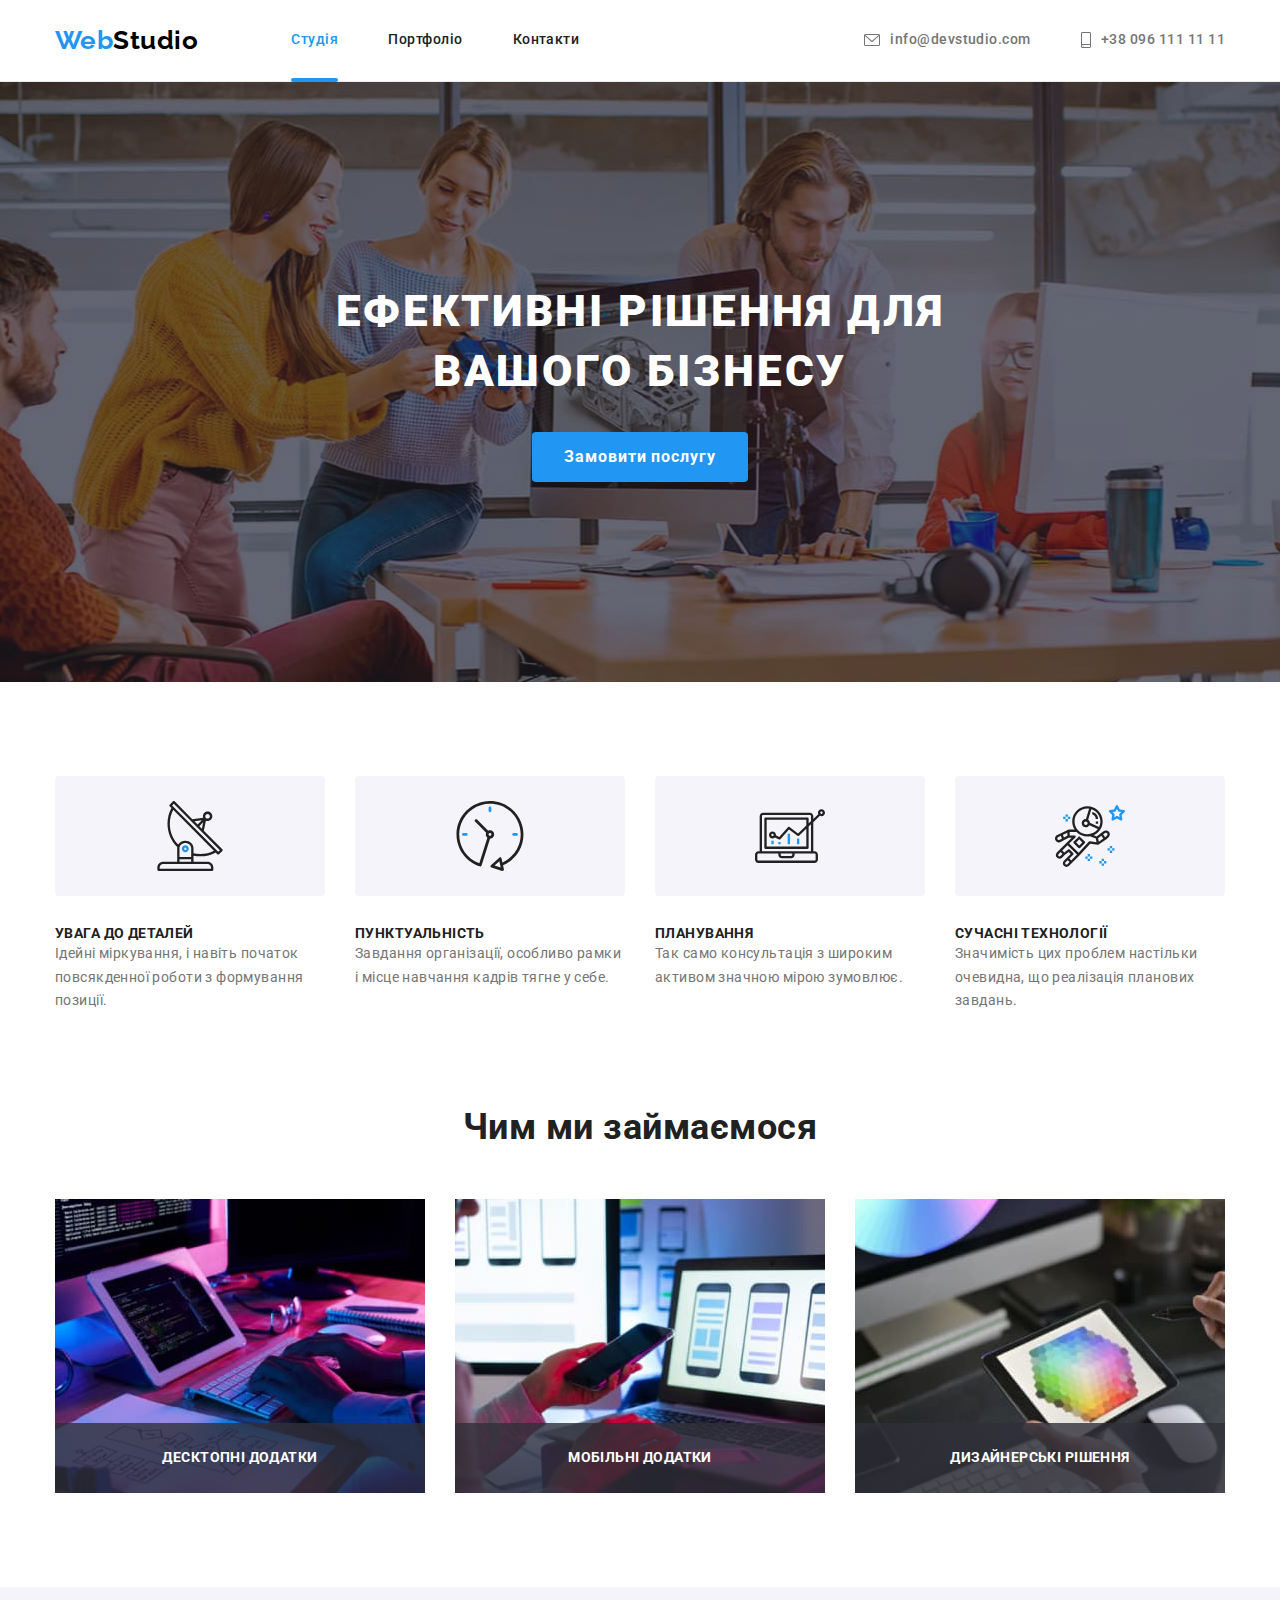
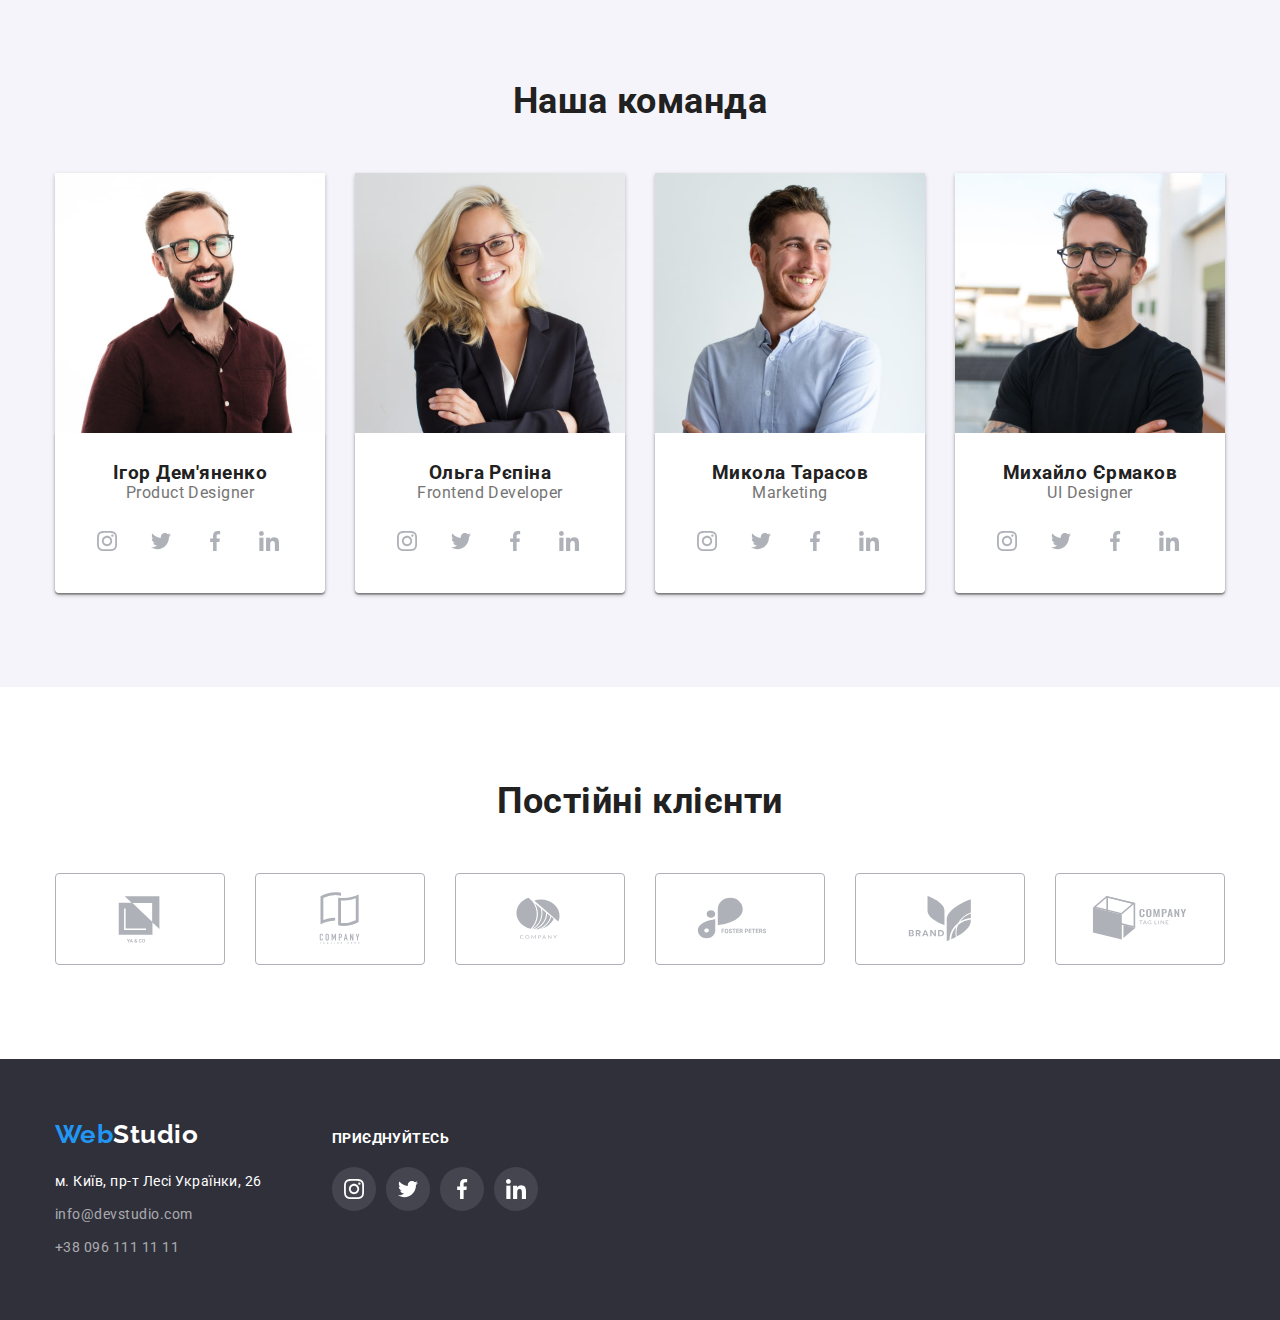
<file: index.html>
<!DOCTYPE html>
<html lang="uk">
  <head>
    <meta charset="UTF-8" />
    <meta http-equiv="X-UA-Compatible" content="IE=edge" />
    <meta name="viewport" content="width=device-width, initial-scale=1.0" />
    <title>Document</title>
    <link rel="preconnect" href="https://fonts.googleapis.com" />
    <link rel="preconnect" href="https://fonts.gstatic.com" crossorigin />
    <link
      href="https://fonts.googleapis.com/css2?family=Raleway:wght@700&family=Roboto:wght@400;500;700;900&display=swap"
      rel="stylesheet"
    />
    <link
      rel="stylesheet"
      href="https://cdnjs.cloudflare.com/ajax/libs/modern-normalize/1.1.0/modern-normalize.min.css"
    />
    <link rel="stylesheet" href="./css/styles.css" />
  </head>
  <body>
    <header class="header">
      <div class="container contener-heaher">
        <nav class="nav-heder flex-box">
          <a href="./index.html" class="logo"
            ><span class="first-logo">Web</span>Studio</a
          >
          <ul class="site-nav list">
            <li class="flex-element">
              <a href="./index.html" class="link-current nav-link">Студія</a>
            </li>
            <li class="flex-element">
              <a href="./portfolio.html" class="link nav-link">Портфоліо</a>
            </li>
            <li class="flex-element">
              <a href="#" class="link nav-link">Контакти</a>
            </li>
          </ul>
        </nav>
        <ul class="contacts list">
          <li class="flex-element">
            <a href="mailto:info@devstudio.com" class="link contact-link">
              <svg width="16" height="12">
                <use href="./images/icons.svg#email"></use>
              </svg>
              info@devstudio.com</a
            >
          </li>
          <li class="flex-element">
            <a href="tel:+380961111111" class="link contact-link">
              <svg width="10" height="16">
                <use href="./images/icons.svg#phone"></use>
              </svg>
              +38 096 111 11 11</a
            >
          </li>
        </ul>
      </div>
    </header>
    <main>
      <section class="hero">
        <div class="container">
          <h1 class="hero-title">Ефективні рішення для вашого бізнесу</h1>
          <button class="button-studio" data-modal-open>
            Замовити послугу
          </button>
        </div>
      </section>
      <section class="section">
        <div class="container">
          <h2 class="section-title visually-hidden">Наші Переваги</h2>
          <ul class="list flex-box advantages">
            <li class="flex-element">
              <div class="icon">
                <svg wight="70" height="70">
                  <use href="./images/icons.svg#icon-antenna"></use>
                </svg>
              </div>
              <h3 class="advances-title">Увага до деталей</h3>
              <p class="advances-paragraph">
                Ідейні міркування, і навіть початок повсякденної роботи з
                формування позиції.
              </p>
            </li>
            <li class="flex-element">
              <div class="icon">
                <svg wight="70" height="70">
                  <use href="./images/icons.svg#icon-clock"></use>
                </svg>
              </div>
              <h3 class="advances-title">Пунктуальність</h3>
              <p class="advances-paragraph">
                Завдання організації, особливо рамки і місце навчання кадрів
                тягне у себе.
              </p>
            </li>
            <li class="flex-element">
              <div class="icon">
                <svg wight="70" height="70">
                  <use href="./images/icons.svg#icon-diagram"></use>
                </svg>
              </div>
              <h3 class="advances-title">Планування</h3>
              <p class="advances-paragraph">
                Так само консультація з широким активом значною мірою зумовлює.
              </p>
            </li>
            <li class="flex-element">
              <div class="icon">
                <svg wight="70" height="70">
                  <use href="./images/icons.svg#icon-astronaut"></use>
                </svg>
              </div>
              <h3 class="advances-title">Сучасні технології</h3>
              <p class="advances-paragraph">
                Значимість цих проблем настільки очевидна, що реалізація
                планових завдань.
              </p>
            </li>
          </ul>
        </div>
      </section>
      <section class="section work">
        <div class="container">
          <h2 class="section-title">Чим ми займаємося</h2>
          <ul class="list examples">
            <li class="flex-element">
              <a class="examples-link" href="#">
                <img
                  src="./images/box-1.jpg"
                  alt="Розробник пише код"
                  width="370"
                  height="294"
                />
                <div class="pic-description">
                  <h3 class="description-title">Десктопні додатки</h3>
                </div>
              </a>
            </li>
            <li class="flex-element">
              <a class="examples-link" href="#">
                <img
                  src="./images/box-2.jpg"
                  alt="Дизайнер підбирає макет"
                  width="370"
                  height="294"
                />
                <div class="pic-description">
                  <h3 class="description-title">Мобільні додатки</h3>
                </div>
              </a>
            </li>
            <li class="flex-element">
              <a class="examples-link" href="#">
                <img
                  src="./images/box-3.jpg"
                  alt="Дизайнер підбирає палітру"
                  width="370"
                  height="294"
                />
                <div class="pic-description">
                  <h3 class="description-title">Дизайнерські рішення</h3>
                </div>
              </a>
            </li>
          </ul>
        </div>
      </section>
      <section class="section team">
        <div class="container">
          <h2 class="section-title">Наша команда</h2>
          <ul class="list team-list">
            <li class="team-card">
              <img
                src="./images/teammember1.jpg"
                alt="Ігор Дем'яненко"
                width="270"
                height="260"
              />
              <div class="back-color">
                <h3 class="paragraph-title member">Ігор Дем'яненко</h3>
                <p class="position">Product Designer</p>
                <ul class="list social-links">
                  <li class="social-link">
                    <a href="https://www.instagram.com/" class="site">
                      <svg width="20" height="20">
                        <use
                          href="./images/icons.svg#icon-team-instagram"
                        ></use>
                      </svg>
                    </a>
                  </li>
                  <li class="social-link">
                    <a href="https://www.twitter.com/" class="site">
                      <svg width="20" height="20">
                        <use href="./images/icons.svg#icon-team-twitter"></use>
                      </svg>
                    </a>
                  </li>
                  <li class="social-link">
                    <a href="https://www.facebook.com/" class="site">
                      <svg width="20" height="20">
                        <use href="./images/icons.svg#icon-team-facebook"></use>
                      </svg>
                    </a>
                  </li>
                  <li class="social-link">
                    <a href="https://www.linkedin.com/" class="site">
                      <svg width="20" height="20">
                        <use href="./images/icons.svg#icon-team-linkedin"></use>
                      </svg>
                    </a>
                  </li>
                </ul>
              </div>
            </li>
            <li class="team-card">
              <img
                src="./images/teammember2.jpg"
                alt="Ольга Рєпіна"
                width="270"
                height="260"
              />
              <div class="back-color">
                <h3 class="paragraph-title member">Ольга Рєпіна</h3>
                <p class="position">Frontend Developer</p>
                <ul class="list social-links">
                  <li class="social-link">
                    <a href="https://www.instagram.com/" class="site">
                      <svg width="20" height="20">
                        <use
                          href="./images/icons.svg#icon-team-instagram"
                        ></use>
                      </svg>
                    </a>
                  </li>
                  <li class="social-link">
                    <a href="https://www.twitter.com/" class="site">
                      <svg width="20" height="20">
                        <use href="./images/icons.svg#icon-team-twitter"></use>
                      </svg>
                    </a>
                  </li>
                  <li class="social-link">
                    <a href="https://www.facebook.com/" class="site">
                      <svg width="20" height="20">
                        <use href="./images/icons.svg#icon-team-facebook"></use>
                      </svg>
                    </a>
                  </li>
                  <li class="social-link">
                    <a href="https://www.linkedin.com/" class="site">
                      <svg width="20" height="20">
                        <use href="./images/icons.svg#icon-team-linkedin"></use>
                      </svg>
                    </a>
                  </li>
                </ul>
              </div>
            </li>
            <li class="team-card">
              <img
                src="./images/teammember3.jpg"
                alt="Микола Тарасов"
                width="270"
                height="260"
              />
              <div class="back-color">
                <h3 class="paragraph-title member">Микола Тарасов</h3>
                <p class="position">Marketing</p>
                <ul class="list social-links">
                  <li class="social-link">
                    <a href="https://www.instagram.com/" class="site">
                      <svg width="20" height="20">
                        <use
                          href="./images/icons.svg#icon-team-instagram"
                        ></use>
                      </svg>
                    </a>
                  </li>
                  <li class="social-link">
                    <a href="https://www.twitter.com/" class="site">
                      <svg width="20" height="20">
                        <use href="./images/icons.svg#icon-team-twitter"></use>
                      </svg>
                    </a>
                  </li>
                  <li class="social-link">
                    <a href="https://www.facebook.com/" class="site">
                      <svg width="20" height="20">
                        <use href="./images/icons.svg#icon-team-facebook"></use>
                      </svg>
                    </a>
                  </li>
                  <li class="social-link">
                    <a href="https://www.linkedin.com/" class="site">
                      <svg width="20" height="20">
                        <use href="./images/icons.svg#icon-team-linkedin"></use>
                      </svg>
                    </a>
                  </li>
                </ul>
              </div>
            </li>
            <li class="team-card">
              <img
                src="./images/teammember4.jpg"
                alt="Михайло Єрмаков"
                width="270"
                height="260"
              />
              <div class="back-color">
                <h3 class="paragraph-title member">Михайло Єрмаков</h3>
                <p class="position">UI Designer</p>
                <ul class="list social-links">
                  <li class="social-link">
                    <a href="https://www.instagram.com/" class="site">
                      <svg width="20" height="20">
                        <use
                          href="./images/icons.svg#icon-team-instagram"
                        ></use>
                      </svg>
                    </a>
                  </li>
                  <li class="social-link">
                    <a href="https://www.twitter.com/" class="site">
                      <svg width="20" height="20">
                        <use href="./images/icons.svg#icon-team-twitter"></use>
                      </svg>
                    </a>
                  </li>
                  <li class="social-link">
                    <a href="https://www.facebook.com/" class="site">
                      <svg width="20" height="20">
                        <use href="./images/icons.svg#icon-team-facebook"></use>
                      </svg>
                    </a>
                  </li>
                  <li class="social-link">
                    <a href="https://www.linkedin.com/" class="site">
                      <svg width="20" height="20">
                        <use href="./images/icons.svg#icon-team-linkedin"></use>
                      </svg>
                    </a>
                  </li>
                </ul>
              </div>
            </li>
          </ul>
        </div>
      </section>
      <section class="section">
        <div class="container">
          <h2 class="section-title">Постійні клієнти</h2>
          <ul class="list flex-box clients">
            <li class="client">
              <a href="#" class="page">
                <svg width="106" height="60">
                  <use
                    href="./images/icons.svg#icon-company-1"
                    class="company"
                  ></use>
                </svg>
              </a>
            </li>
            <li class="client">
              <a href="#" class="page">
                <svg class="" width="106" height="60">
                  <use href="./images/icons.svg#icon-company-2"></use>
                </svg>
              </a>
            </li>
            <li class="client">
              <a href="#" class="page">
                <svg class="" width="106" height="60">
                  <use href="./images/icons.svg#icon-company-3"></use>
                </svg>
              </a>
            </li>
            <li class="client">
              <a href="#" class="page">
                <svg class="" width="106" height="60">
                  <use href="./images/icons.svg#icon-company-4"></use>
                </svg>
              </a>
            </li>
            <li class="client">
              <a href="#" class="page">
                <svg class="" width="106" height="60">
                  <use href="./images/icons.svg#icon-company-5"></use>
                </svg>
              </a>
            </li>
            <li class="client">
              <a href="#" class="page">
                <svg class="" width="106" height="60">
                  <use href="./images/icons.svg#icon-company-6"></use>
                </svg>
              </a>
            </li>
          </ul>
        </div>
      </section>
    </main>
    <footer class="footer">
      <div class="container footer-contener">
        <address class="address">
          <a href="./index.html" class="logo accent"
            ><span class="first-logo">Web</span>Studio</a
          >
          <ul class="list info">
            <li class="flex-element">
              <a
                href="https://goo.gl/maps/CPtrU1FHBa2aNyZL9"
                target="_blank"
                rel="noopener noreferrer nofollow"
                class="location"
                >м. Київ, пр-т Лесі Українки, 26</a
              >
            </li>
            <li class="flex-element">
              <a href="mailto:info@devstudio.com" class="footer-contact link"
                >info@devstudio.com</a
              >
            </li>
            <li class="flex-element">
              <a href="tel:+380961111111" class="footer-contact link"
                >+38 096 111 11 11</a
              >
            </li>
          </ul>
        </address>
        <div>
          <h3 class="join-title">Приєднуйтесь</h3>
          <ul class="list social-links">
            <li class="social-link">
              <a href="https://www.instagram.com/" class="site join-accent">
                <svg class="" width="20" height="20">
                  <use href="./images/icons.svg#icon-instagram-footer"></use>
                </svg>
              </a>
            </li>
            <li class="social-link">
              <a href="https://www.twitter.com/" class="site join-accent"
                ><svg class="" width="20" height="20">
                  <use href="./images/icons.svg#icon-twitter-footer"></use>
                </svg>
              </a>
            </li>
            <li class="social-link">
              <a href="https://www.facebook.com/" class="site join-accent"
                ><svg class="" width="20" height="20">
                  <use href="./images/icons.svg#icon-facebook-footer"></use>
                </svg>
              </a>
            </li>
            <li class="social-link">
              <a href="https://www.linkedin.com/" class="site join-accent"
                ><svg class="" width="20" height="20">
                  <use href="./images/icons.svg#icon-linkedin-footer"></use>
                </svg>
              </a>
            </li>
          </ul>
        </div>
      </div>
    </footer>
    <div class="backdrop is-hidden" data-modal>
      <div class="modal-window">
        <button class="modal-button" data-modal-close>
          <svg
            width="11"
            height="11"
            viewBox="0 0 11 11"
            fill="none"
            xmlns="http://www.w3.org/2000/svg"
          >
            <path
              d="M11 1.10786L9.89214 0L5.5 4.39214L1.10786 0L0 1.10786L4.39214 5.5L0 9.89214L1.10786 11L5.5 6.60786L9.89214 11L11 9.89214L6.60786 5.5L11 1.10786Z"
              fill="black"
            />
          </svg>
        </button>
      </div>
    </div>
    <script src="./modal.js"></script>
  </body>
</html>
</file>
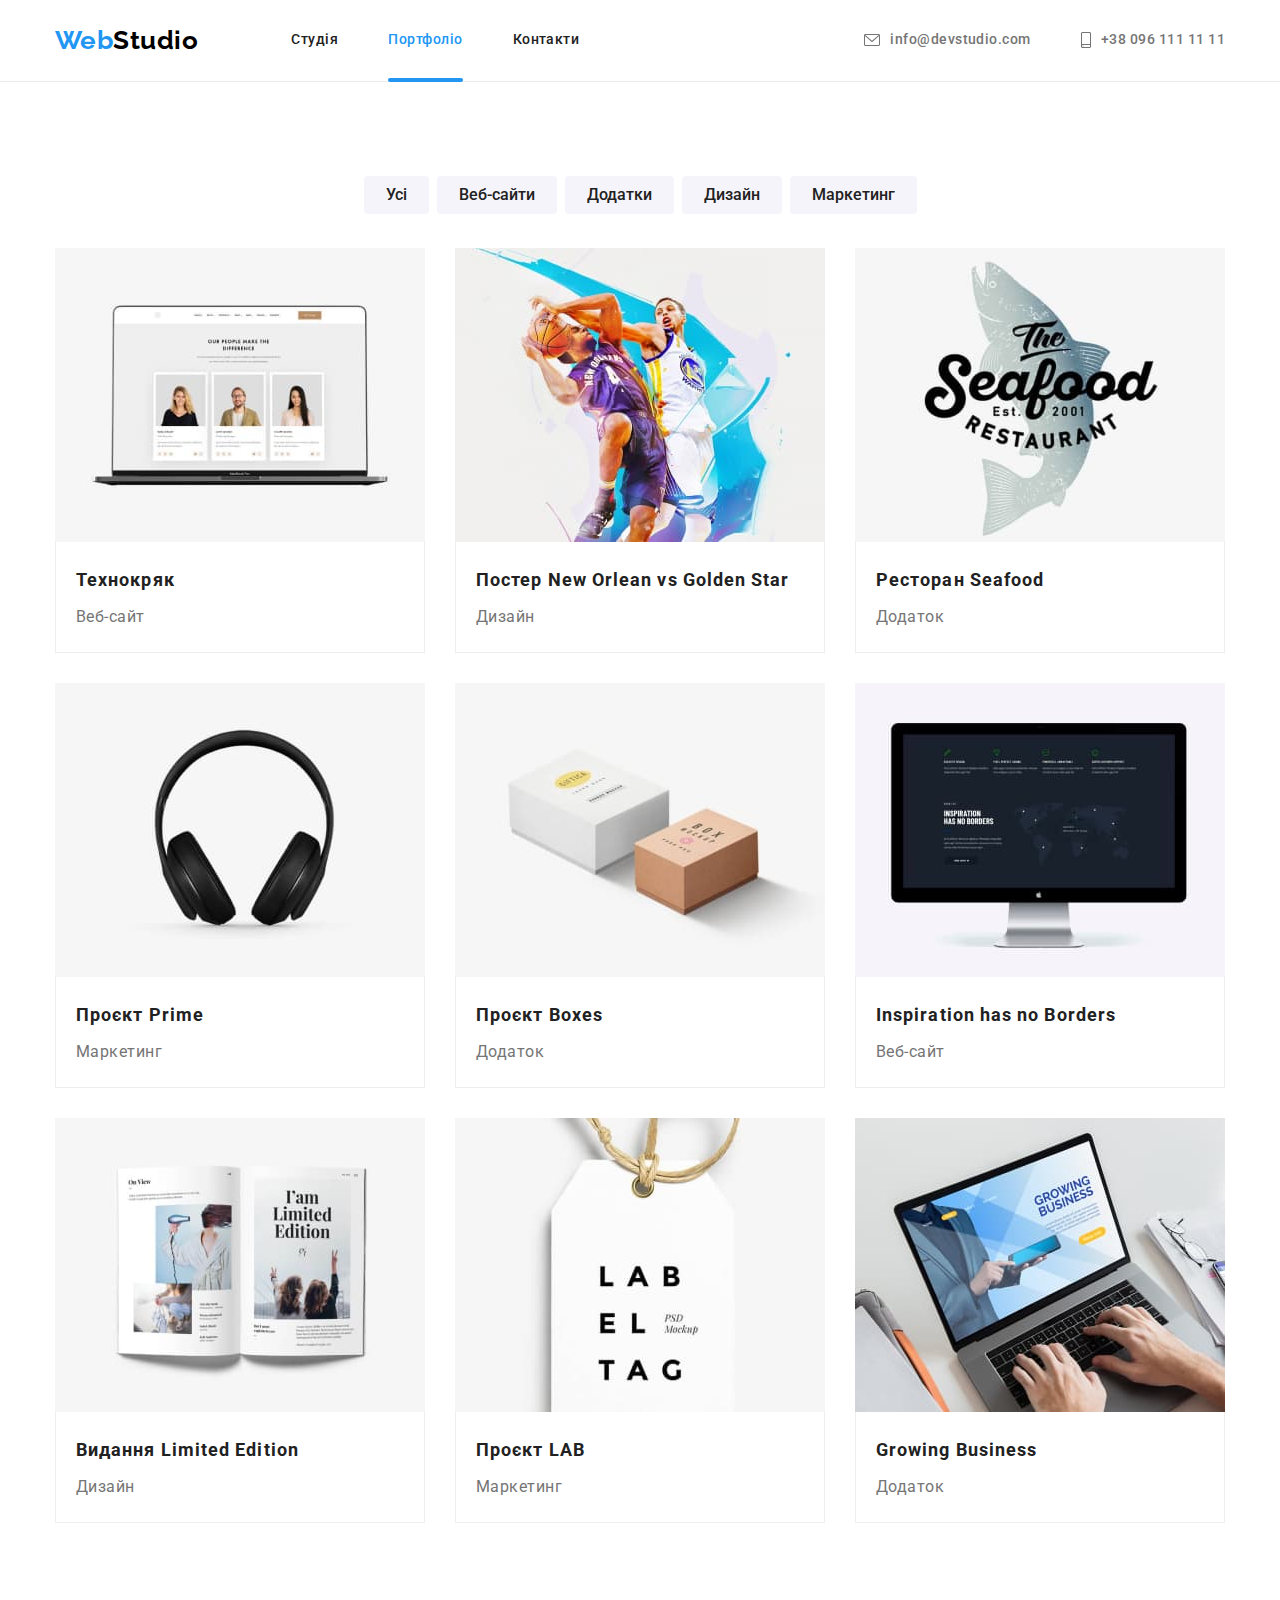
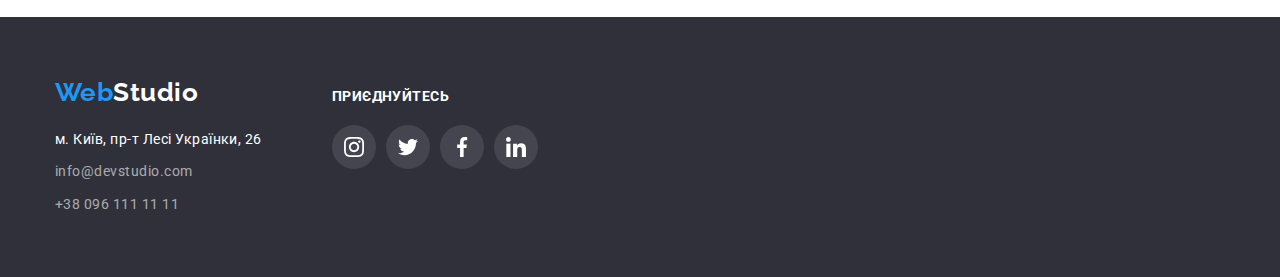
<file: portfolio.html>
<!DOCTYPE html>
<html lang="uk">
  <head>
    <meta charset="UTF-8" />
    <meta http-equiv="X-UA-Compatible" content="IE=edge" />
    <meta name="viewport" content="width=device-width, initial-scale=1.0" />
    <title>Document</title>
    <link rel="preconnect" href="https://fonts.googleapis.com" />
    <link rel="preconnect" href="https://fonts.gstatic.com" crossorigin />
    <link
      href="https://fonts.googleapis.com/css2?family=Raleway:wght@700&family=Roboto:wght@400;500;700;900&display=swap"
      rel="stylesheet"
    />
    <link
      rel="stylesheet"
      href="https://cdnjs.cloudflare.com/ajax/libs/modern-normalize/1.1.0/modern-normalize.min.css"
    />
    <link rel="stylesheet" href="./css/styles.css" />
  </head>
  <body>
    <header class="header">
      <div class="container contener-heaher">
        <nav class="nav-heder flex-box">
          <a href="./index.html" class="logo"
            ><span class="first-logo">Web</span>Studio</a
          >
          <ul class="site-nav list">
            <li class="flex-element">
              <a href="./index.html" class="link nav-link">Студія</a>
            </li>
            <li class="flex-element">
              <a href="./portfolio.html" class="link-current nav-link"
                >Портфоліо</a
              >
            </li>
            <li class="flex-element">
              <a href="#" class="link nav-link">Контакти</a>
            </li>
          </ul>
        </nav>
        <ul class="contacts list">
          <li class="flex-element">
            <a href="mailto:info@devstudio.com" class="link contact-link">
              <svg width="16" height="12">
                <use href="./images/icons.svg#email"></use>
              </svg>
              info@devstudio.com</a
            >
          </li>
          <li class="flex-element">
            <a href="tel:+380961111111" class="link contact-link">
              <svg width="10" height="16">
                <use href="./images/icons.svg#phone"></use>
              </svg>
              +38 096 111 11 11</a
            >
          </li>
        </ul>
      </div>
    </header>
    <main>
      <section class="section">
        <div class="container">
          <h1 class="section-title visually-hidden">Фільтри</h1>
          <ul class="list filter">
            <li class="button">
              <button type="button" class="filter-btn all-btn">Усі</button>
            </li>
            <li class="button">
              <button type="button" class="filter-btn">Веб-сайти</button>
            </li>
            <li class="button">
              <button type="button" class="filter-btn">Додатки</button>
            </li>
            <li class="button">
              <button type="button" class="filter-btn">Дизайн</button>
            </li>
            <li class="button">
              <button type="button" class="filter-btn">Маркетинг</button>
            </li>
          </ul>
          <h2 class="section-title visually-hidden">Роботи</h2>
          <ul class="list work-list">
            <li class="projects">
              <a href="#" class="projects-link">
                <div class="overlay">
                  <img
                    class="block"
                    src="./images/img.jpg"
                    alt="Екран ноутбука с веб-сайтом Технокряк"
                    width="370"
                    height="294"
                  />
                  <p class="project-text">
                    Ресурс пропонує комплексні пропозиції з різним рівнем
                    функціоналу та сервісів. Все це дозволить відвідувачу
                    отримати вичерпні відомості про компанію чи приватну особу.
                  </p>
                </div>
                <div class="work-type">
                  <h3 class="works">Технокряк</h3>
                  <p class="type">Веб-сайт</p>
                </div></a
              >
            </li>
            <li class="projects">
              <a href="#" class="projects-link">
                <div class="overlay">
                  <img
                    class="block"
                    src="./images/img2.jpg"
                    alt="Постер з баскетболом"
                    width="370"
                    height="294"
                  />
                  <p class="project-text">
                    Lorem ipsum dolor sit amet consectetur adipisicing elit.
                    Molestiae consectetur laboriosam deleniti iusto eos adipisci
                    doloribus ab quidem facilis similique beatae, iure, sed
                    fugiat molestias.
                  </p>
                </div>
                <div class="work-type">
                  <h3 class="works">Постер New Orlean vs Golden Star</h3>
                  <p class="type">Дизайн</p>
                </div></a
              >
            </li>
            <li class="projects">
              <a href="#" class="projects-link">
                <div class="overlay">
                  <img
                    class="block"
                    src="./images/img3.jpg"
                    alt="Логотип ресторану"
                    width="370"
                    height="294"
                  />
                  <p class="project-text">
                    Lorem ipsum dolor sit amet consectetur adipisicing elit. Rem
                    dolores tempora, iste quasi molestiae, cum voluptatum
                    consectetur esse ratione vero neque aut labore nisi
                    corporis.
                  </p>
                </div>
                <div class="work-type">
                  <h3 class="works">Ресторан Seafood</h3>
                  <p class="type">Додаток</p>
                </div></a
              >
            </li>
            <li class="projects">
              <a href="#" class="projects-link">
                <div class="overlay">
                  <img
                    class="block"
                    src="./images/img9.jpg"
                    alt="Навушники"
                    width="370"
                    height="294"
                  />
                  <p class="project-text">
                    Lorem ipsum dolor sit amet consectetur adipisicing elit.
                    Dicta voluptate a repudiandae doloribus ex est deserunt nemo
                    harum recusandae id, consequuntur culpa, repellendus quod
                    veniam.
                  </p>
                </div>
                <div class="work-type">
                  <h3 class="works">Проєкт Prime</h3>
                  <p class="type">Маркетинг</p>
                </div></a
              >
            </li>
            <li class="projects">
              <a href="#" class="projects-link">
                <div class="overlay">
                  <img
                    class="block"
                    src="./images/img4.jpg"
                    alt="Бокси"
                    width="370"
                    height="294"
                  />
                  <p class="project-text">
                    Lorem ipsum, dolor sit amet consectetur adipisicing elit.
                    Quibusdam ullam, excepturi dicta, exercitationem
                    voluptatibus repellendus obcaecati architecto perferendis
                    odit laboriosam quas quo atque voluptates. Unde!
                  </p>
                </div>
                <div class="work-type">
                  <h3 class="works">Проєкт Boxes</h3>
                  <p class="type">Додаток</p>
                </div></a
              >
            </li>
            <li class="projects">
              <a href="#" class="projects-link">
                <div class="overlay">
                  <img
                    class="block"
                    src="./images/img5.jpg"
                    alt="Монітор"
                    width="370"
                    height="294"
                  />
                  <p class="project-text">
                    Lorem ipsum dolor sit amet consectetur adipisicing elit.
                    Quod sequi quam doloremque amet rerum non consequuntur porro
                    possimus eos pariatur. Fuga atque ducimus dolore ipsam.
                  </p>
                </div>
                <div class="work-type">
                  <h3 class="works">Inspiration has no Borders</h3>
                  <p class="type">Веб-сайт</p>
                </div></a
              >
            </li>
            <li class="projects">
              <a href="#" class="projects-link">
                <div class="overlay">
                  <img
                    class="block"
                    src="./images/img6.jpg"
                    alt="Журнал"
                    width="370"
                    height="294"
                  />
                  <p class="project-text">
                    Lorem ipsum, dolor sit amet consectetur adipisicing elit.
                    Aliquam facilis ab debitis eum alias laborum? Quae itaque
                    eius, veritatis officiis totam rem cumque vel sequi.
                  </p>
                </div>
                <div class="work-type">
                  <h3 class="works">Видання Limited Edition</h3>
                  <p class="type">Дизайн</p>
                </div></a
              >
            </li>
            <li class="projects">
              <a href="#" class="projects-link">
                <div class="overlay">
                  <img
                    class="block"
                    src="./images/img7.jpg"
                    alt="Бірочка"
                    width="370"
                    height="294"
                  />
                  <p class="project-text">
                    Lorem ipsum, dolor sit amet consectetur adipisicing elit.
                    Est, debitis. Omnis a aperiam nesciunt in! Maiores adipisci
                    aspernatur officia eligendi architecto dolore facilis
                    voluptatibus officiis.
                  </p>
                </div>
                <div class="work-type">
                  <h3 class="works">Проєкт LAB</h3>
                  <p class="type">Маркетинг</p>
                </div></a
              >
            </li>
            <li class="projects">
              <a href="#" class="projects-link">
                <div class="overlay">
                  <img
                    class="block"
                    src="./images/img8.jpg"
                    alt="Робота за ноутбуком"
                    width="370"
                    height="294"
                  />
                  <p class="project-text">
                    Lorem ipsum dolor sit amet consectetur adкipisicing elit.
                    Eum aut temporibus dicta quaerat perferendis delectus
                    accusamus non odio necessitatibus. Voluptatem laborum dolor
                    veritatis repellendus saepe.
                  </p>
                </div>
                <div class="work-type">
                  <h3 class="works">Growing Business</h3>
                  <p class="type">Додаток</p>
                </div></a
              >
            </li>
          </ul>
        </div>
      </section>
    </main>
    <footer class="footer">
      <div class="container footer-contener">
        <address class="address">
          <a href="./index.html" class="logo accent"
            ><span class="first-logo">Web</span>Studio</a
          >
          <ul class="list info">
            <li class="flex-element">
              <a
                href="https://goo.gl/maps/CPtrU1FHBa2aNyZL9"
                target="_blank"
                rel="noopener noreferrer nofollow"
                class="location"
                >м. Київ, пр-т Лесі Українки, 26</a
              >
            </li>
            <li class="flex-element">
              <a href="mailto:info@devstudio.com" class="footer-contact link"
                >info@devstudio.com</a
              >
            </li>
            <li class="flex-element">
              <a href="tel:+380961111111" class="footer-contact link"
                >+38 096 111 11 11</a
              >
            </li>
          </ul>
        </address>
        <div class="join-us">
          <h3 class="join-title">Приєднуйтесь</h3>
          <ul class="list social-links">
            <li class="social-link join-accent">
              <a href="" class="site">
                <svg class="" width="20" height="20">
                  <use href="./images/icons.svg#icon-instagram-footer"></use>
                </svg>
              </a>
            </li>
            <li class="social-link join-accent">
              <a href="" class="site"
                ><svg class="" width="20" height="20">
                  <use href="./images/icons.svg#icon-twitter-footer"></use>
                </svg>
              </a>
            </li>
            <li class="social-link join-accent">
              <a href="" class="site"
                ><svg class="" width="20" height="20">
                  <use href="./images/icons.svg#icon-facebook-footer"></use>
                </svg>
              </a>
            </li>
            <li class="social-link join-accent">
              <a href="" class="site"
                ><svg class="" width="20" height="20">
                  <use href="./images/icons.svg#icon-linkedin-footer"></use>
                </svg>
              </a>
            </li>
          </ul>
        </div>
      </div>
    </footer>
  </body>
</html>
</file>
<file: css/styles.css>
:root{
    --primary-text-color:#757575 ;
    --secondary-text-color:#212121;
    --accent-text-color:#2196F3;
    --btn-text-color:#FFFFFF;
    --order-btn-active:#188CE8;
    --background-color-secondary:#F5F4FA;
    --card-set-gap:30px;
    --social-links-fill:#afb1b8;
}
body{
    color:var(--primary-text-color) ;
    background-color: var(--btn-text-color) ;
    font-family: 'Roboto', sans-serif;
    letter-spacing: 0.03em;
}
img {
    display: block;
    max-width: 100%;
    height: auto;
}
* {
    margin: 0;
    padding: 0px;
    padding-inline-start: 0px;
}
.list{
    list-style: none;
    margin: 0;
    padding: 0;
}
.container{
    width: 1200px;
    padding-left: 15px;
    padding-right: 15px;
    margin: 0 auto;
}
.header {
    border-bottom: 1px solid rgba(236, 236, 236, 1);
}
.contener-heaher{
    margin: 0 auto;
    display: flex;
    justify-content: space-between;
}
.logo{
    padding: 25px 0;

    color:#000000 ;

    font-family: Raleway, sans-serif;
    font-weight: 700;
    font-size: 26px;
    line-height: 1.19;
    text-decoration: none;
    transition: color 250ms cubic-bezier(0.4, 0, 0.2, 1);
}
.first-logo, 
.logo:hover, 
.logo:focus, 
.link:hover, 
.link:focus{
    color: var(--accent-text-color) ;
    fill: var(--accent-text-color);
}
.link{
    transition: color 250ms cubic-bezier(0.4, 0, 0.2, 1),
    fill 250ms cubic-bezier(0.4, 0, 0.2, 1);
}
.flex-box{
    display: flex;
}
.site-nav, 
.contacts{
    display: flex;
}
.site-nav .flex-element{
    position: relative;
}
.site-nav .link-current{
    color: var(--accent-text-color);
}
.site-nav .flex-element:first-child{
    margin-left: 93px;
}
.link-current::after{
    content: '';
    position: absolute;
    width: 100%;
    height: 4px;
    bottom: -1px;

    background: #2196F3;
    border-radius: 2px;
}
.site-nav .nav-link,
.contacts .contact-link{
    text-decoration: none;
    display: flex;
    align-items: center;
    fill: currentColor ;
}
.contact-link{
    gap: 10px;
}
.site-nav,
.contacts{
    font-weight: 500;
    font-size: 14px;
    line-height: 1.14;
}
.nav-link {
    color:var(--secondary-text-color) ;
}
.site-nav .flex-element:not(:first-child){
    margin-left: 50px;
}
.contact-link,
.nav-link {
    padding: 32px 0;
}
.contacts .flex-element:not(:first-child){
    margin-left: 50px;
}
.contact-link{
    color: var(--primary-text-color);
}
.hero-title{
color: var(--btn-text-color);

    font-weight: 900;
    font-size: 44px;
    line-height: 1.36;
    letter-spacing: 0.06em;
    text-transform: uppercase;

    width: 696px;
    margin: 0 auto;

}

.hero{
    background-color: 2F303A;
    text-align: center;
    padding-top: 200px;
    padding-bottom: 200px;
    margin: 0 auto;
    max-width: 1600px;
    height: 600px;
    background-image: linear-gradient(
        to right, 
        rgba(47, 48, 58, 0.4), 
        rgba(47, 48, 58, 0.4)
    ),url(../images/main-bg.jpg);
    background-repeat: no-repeat;
    background-position: center;
    background-size: cover;
}
.button-studio{
    color: var(--btn-text-color);
    background-color: var(--accent-text-color);
    cursor: pointer;

    font-family: inherit;
    font-weight: 700;
    font-size: 16px;
    line-height: 1.87;
    letter-spacing: 0.06em;

    display: flex;
    align-items: center;
    justify-content: center;
    min-width: 216px;
    height: 50px;
    border: none;
    outline: none;
    
    padding: 10px;
    border-radius: 4px;
    margin-top: 30px;
    margin-left: auto;
    margin-right: auto;

    transition: background-color 250ms cubic-bezier(0.4, 0, 0.2, 1);
}
.button-studio:hover, 
.button-studio:focus{
    background-color: var(--order-btn-active);
    
}
.backdrop{
    position: fixed;
    left: 0;
    top: 0;
    width: 100%;
    height: 100%;
    background-color: rgba(0, 0, 0, 0.25);

    transition: opacity 250ms cubic-bezier(0.4, 0, 0.2, 1);
}
.modal-window{
    position: absolute;
    top: 50%;
    left: 50%;
    transform: translate(-50%, -50%);
    width: 528px;
    height: 581px;
    background-color: var(--btn-text-color);
    border-radius: 4px;
}
.is-hidden{
    opacity:0 ;
    pointer-events: none;
}
.modal-button{
    position: absolute;
    top: 8px;
    right: 8px;

    display: flex;
    align-items: center;
    justify-content: center;

    width: 30px;
    height: 30px;
    border: 1px solid rgba(0, 0, 0, 0.1);
    background-color: var(--btn-text-color);
    border-radius: 50%;
    cursor: pointer;
}
.all-btn{
    padding: 6px 25px 6px 25px;
}
.filter-btn{
    padding: 6px 22px 6px 22px;

    color:#212121 ;
    background-color: var(--background-color-secondary) ;
    cursor: pointer;

    font-family: inherit;
    font-weight: 500;
    font-size: 16px;
    line-height: 26px;
    border: none;
    border-radius: 4px;

    transition: background-color 250ms cubic-bezier(0.4, 0, 0.2, 1),
    color 250ms cubic-bezier(0.4, 0, 0.2, 1),
    filter 250ms cubic-bezier(0.4, 0, 0.2, 1);
}
.filter{
    display: flex;
    margin-bottom: 34px;
    justify-content: center;
}
.button:not(:first-child){
    margin-left: 8px;
}
.work-list{
    display: flex;
    flex-wrap: wrap;
    
    margin-top: calc(-1 * var(--card-set-gap));
    margin-left: calc(-1 * var(--card-set-gap));
    
}
.overlay{
    position: relative;
    overflow: hidden;
}
.project-text{
    display: flex;
    align-items: center;
    position: absolute;
    height: 100%;
    bottom: 0;
    font-weight: 400;
    font-size: 18px;
    line-height: 1.56;    
    
    color: var(--btn-text-color);
    background-color: rgba(33, 150, 243, 0.9);
    margin: 0;
    padding: 24px;   
    transform: translateY(101%);
    transition: transform 250ms cubic-bezier(0.4, 0, 0.2, 1);
}
.projects-link:hover .project-text,
.projects-link:focus .project-text
{
    transform: translateY(0);
}
.projects{
    width: calc((100% - 90px) / 3 );
    margin-top: var(--card-set-gap);
    margin-left: var(--card-set-gap);
}
.projects-link:hover,
.projects-link:focus{
    box-shadow: 0px 1px 1px rgba(0, 0, 0, 0.12), 
    0px 4px 4px rgba(0, 0, 0, 0.06), 
    1px 4px 6px rgba(0, 0, 0, 0.16);
    cursor: pointer;
    transition: box-shadow 250ms cubic-bezier(0.4, 0, 0.2, 1);
}
.projects-link{
    font-family: inherit;
    color: inherit;
    text-decoration: none;
    display: block;


}

.filter-btn:hover,
.filter-btn:focus{
    color: var(--btn-text-color);
    background-color: var(--accent-text-color);
    filter: drop-shadow(0px 4px 4px rgba(0, 0, 0, 0.25));
    
}
.section{
    padding-top: 94px;
    padding-bottom: 94px;
    margin: 0 auto; 
}
.section-title{
    font-weight: 700;
    font-size: 36px;
    line-height: 1.16;
    text-align: center;
    margin: 0;
    margin-bottom: 50px;

}
.visually-hidden{
    position: absolute;
    white-space: nowrap;
    width: 1px;
    height: 1px;
    overflow: hidden;
    border: 0;
    padding: 0;
    clip: rect(0 0 0 0);
    clip-path: inset(50%);
    margin: -1px;
}
.section-title, 
.paragraph-title,
.works{
    color: #212121;
}
.icon{
    width: 100%;
    height: 120px;
    margin-bottom: 30px;
    background-color: var(--background-color-secondary);
    border-radius: 4px;
    display: flex;
    justify-content: center;
    align-items: center;
}

.advantages .flex-element:not(:first-child){
    margin-left: 30px;
}
.examples{
    display: flex;
    justify-content: space-between;
}
.examples .flex-element{
    position: relative;
    display: block;
    height: 294px;
}
.examples-link{
    display: block;
    height: 294px;
}
.pic-description{
    position: absolute;
    display: flex;
    justify-content: center;
    align-items: center;
    width: 100%;
    height: 70px;
    background-color: rgba(47, 48, 58, 0.8);
    bottom: 0;
}
.description-title{
    font-weight: 700;
    font-size: 14px;
    line-height: 1.14;
    text-align: center;
    letter-spacing: 0.03em;
    text-transform: uppercase;
    
    color: #FFFFFF;
    margin: 0;
    
}
.works{
    font-weight: 700;
    font-size: 18px;
    line-height: 2;
    letter-spacing: 0.06em;

    margin-bottom: 4px;
    margin-top: 0;
}
.advances-title{
    color: var(--secondary-text-color);
    font-weight: 700;
    font-size: 14px;
    line-height: 1.14;
    letter-spacing: 0.03em;
    text-transform: uppercase;
    
}
.advances-title .flex-element{
    text-shadow: 0px 4px 4px rgba(0, 0, 0, 0.25);
}
.advances-title.member{
    font-weight: 500;
    font-size: 16px;
    line-height: 1.18;
    text-transform: none;
}
.position{
    font-size: 16px;
    line-height: 1.18;
}
.advances-paragraph{
    font-size: 14px;
    line-height: 1.7;
    letter-spacing: 0.03em;
}
.list.flex-box .flex-element{
    width: 270px;
}
.back-color{
    text-align: center;
    background-color: var(--btn-text-color);
    padding: 30px;
    border-radius: 0px 0px 4px 4px;
    box-shadow: 0px 1px 3px rgba(0, 0, 0, 0.12), 0px 1px 1px rgba(0, 0, 0, 0.14), 0px 2px 1px rgba(0, 0, 0, 0.2);

}
.work{
    padding-top: 0;
}
.position{
    margin: 0;
    margin-bottom: 16px;
}
.team{
    background-color: var(--background-color-secondary);

    padding-top: 94px;
}
.team-card{
    box-shadow: 0px 2px 4px rgba(0, 0, 0, 0.25);
    border-radius: 0px 0px 4px 4px;
}
.team-card:not(:first-child){
    margin-left: 30px;
}
.team-card{
    width: 270px;
}
.team-list{
    display: flex;

    background-color: var(--background-color-secondary);
}
.block{
    display: block;
}
.work-type{
    padding: 20px 20px;
    border-right-color: rgb(238, 238, 238);
    border-right-style: solid;
    border-right-width: 1px;
    border-bottom-color: rgb(238, 238, 238);
    border-bottom-style: solid;
    border-bottom-width: 1px;
    border-left-color: rgb(238, 238, 238);
    border-left-style: solid;
    border-left-width: 1px;
}
.type{
    font-size: 16px;
    line-height: 1.87;
    margin: 0;
}

.social-links{
    display: flex;
    gap: 10px;
}
.social-link{
    width: 44px;
    height: 44px;
}
.site{
    width: 100%;
    height: 100%;
    display: flex;
    justify-content: center;
    align-items: center;
    border-radius: 50%;
    fill:var(--social-links-fill);
    transition: background-color 250ms cubic-bezier(0.4, 0, 0.2, 1), 
    fill 250ms cubic-bezier(0.4, 0, 0.2, 1);

}
.site:hover,
.site:focus{
    background-color: var(--order-btn-active);
    fill: var(--btn-text-color);
    outline: none;
    
}
.clients{
    display: flex;
}
.clients .client+.client {
    margin-left: 30px;
}
.client{
    display: flex;
    align-items: center;
    justify-content: center;
    width: calc(100%/6 - 30px/6*5);
    height: 92px;
}
.page{
    display: flex;
    width: 100%;
    height: 100%;
    justify-content: center;
    align-items: center;
    fill: var(--social-links-fill);
    border-radius: 4px;
    border: 1px solid var(--social-links-fill) ;
    transition: fill 250ms cubic-bezier(0.4, 0, 0.2, 1);
}
.page:hover,
.page:focus{
    fill: var(--accent-text-color);
    border: 1px solid var(--accent-text-color);
    
}
.company{
    width: 100px;
    height: 47px;
}
.footer{

    padding-top: 60px;
    padding-bottom: 60px;
    margin: 0 auto;
    background-color: #2F303A;
}
.footer-contener{
    display: flex;
    gap: 70px;
    align-items: baseline;
}
.logo.accent{
    display: block;
    padding: 0;
    margin-bottom: 20px;

    color: #FFFFFF;
}
.address{
    font-style: normal;
}
.location{
    color: var(--btn-text-color);

    font-size: 14px;
    line-height: 1.71;
    text-decoration: none;
    font-style: normal;
}
.footer-contact{
    color: rgba(255, 255, 255, 0.6);
    
    font-size: 14px;
    line-height: 1.71;
    text-decoration: none;
    font-style: normal;
}
.info .flex-element:not(:first-child){
    margin-top: 9px;
}
.join-title{
    font-style: normal;
    font-weight: 700;
    font-size: 14px;
    line-height: 1.14;
    letter-spacing: 0.03em;
    text-transform: uppercase;
    
    color: #FFFFFF;

    margin: 0;
    margin-bottom: 20px;
}
.join-accent{
    background: rgba(255, 255, 255, 0.1);
    border-radius: 50%;
}
</file>
